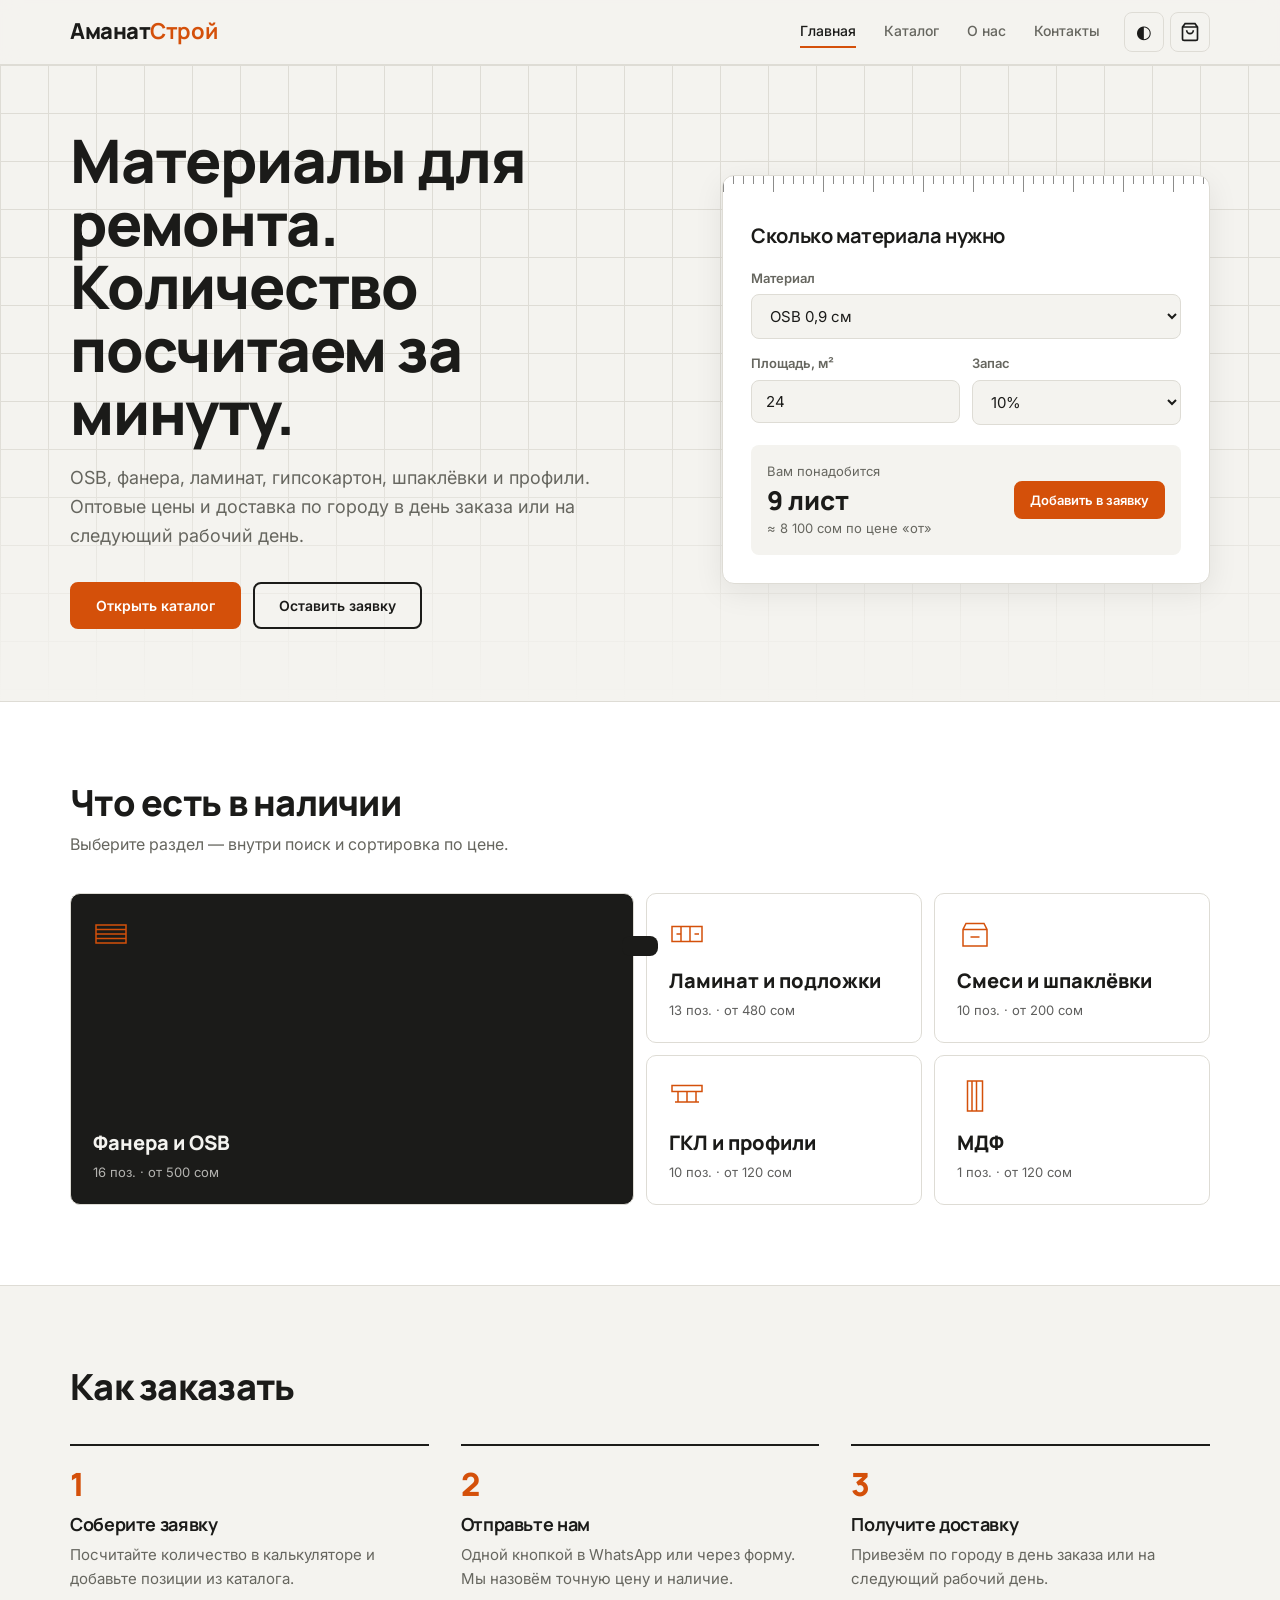
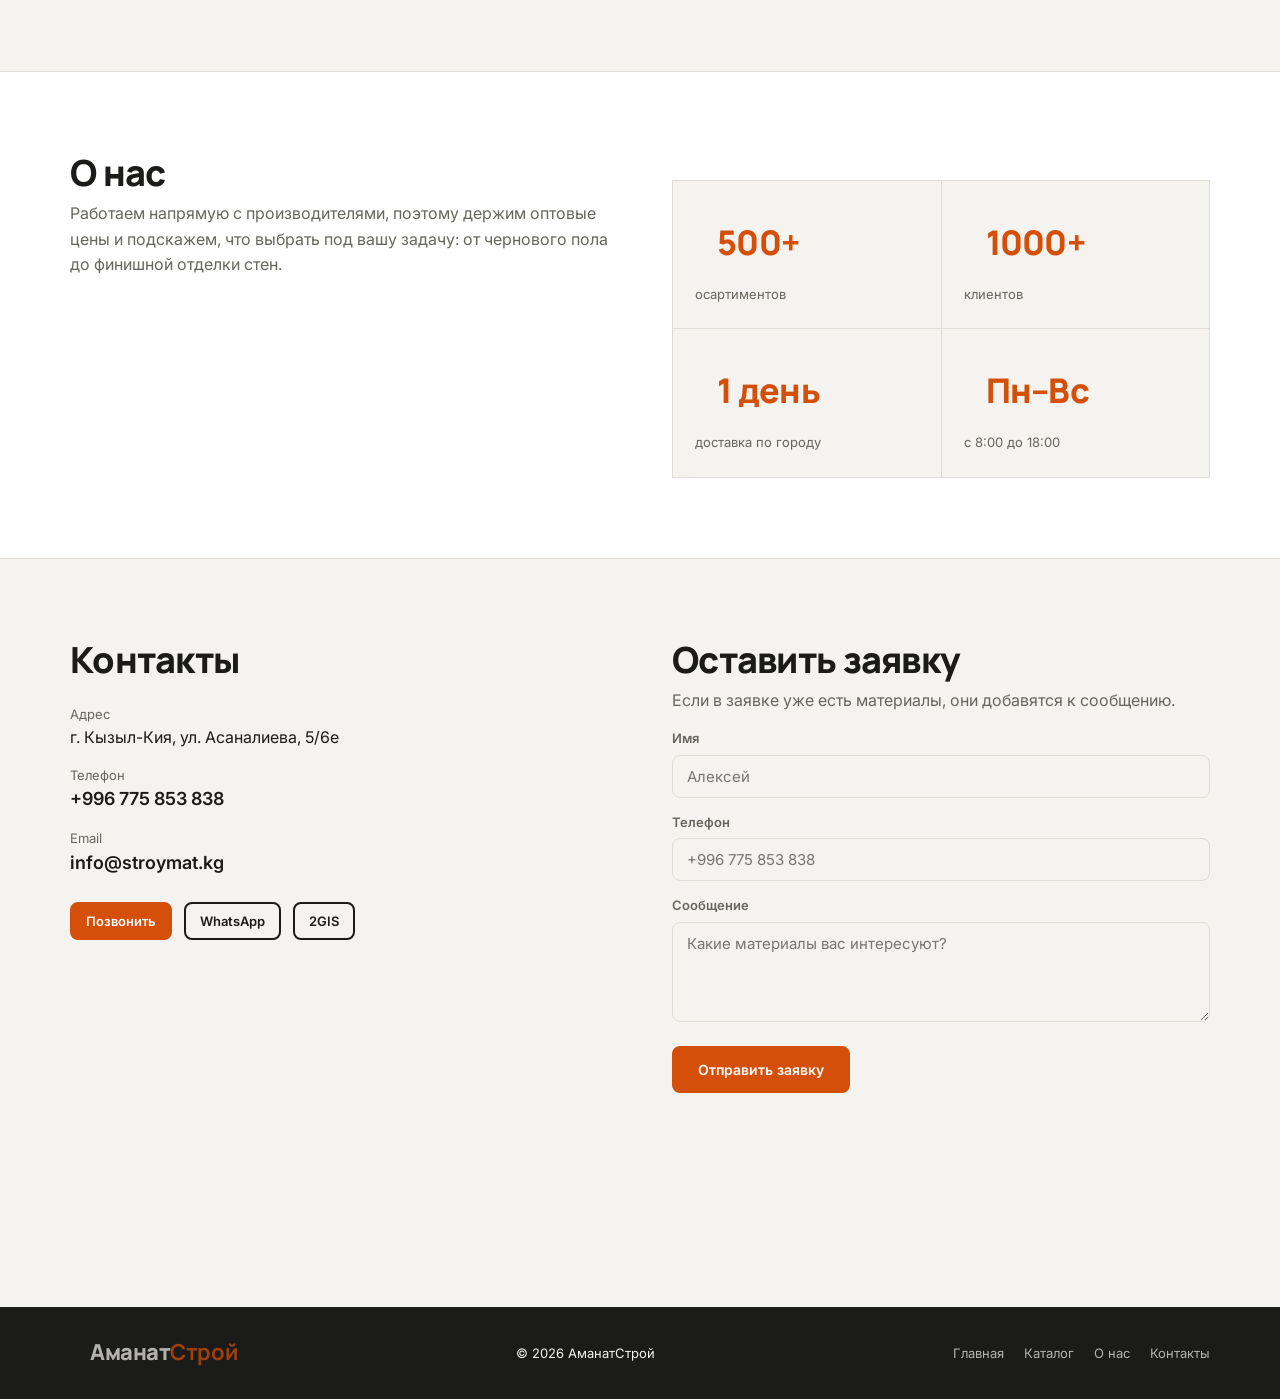
<file: index.html>
<!DOCTYPE html>
<html lang="ru">
<head>
<meta charset="UTF-8">
<meta name="viewport" content="width=device-width, initial-scale=1">
<title>АманатСтрой — строительные материалы в Кызыл-Кие</title>
<meta name="description" content="OSB, фанера, ламинат, гипсокартон, шпаклёвки и профили. Оптовые цены, доставка по Кыргызстану, калькулятор материалов.">
<meta name="theme-color" content="#D4500A">
<link rel="icon" href="data:image/svg+xml,%3Csvg xmlns='http://www.w3.org/2000/svg' viewBox='0 0 32 32'%3E%3Crect width='32' height='32' rx='6' fill='%23D4500A'/%3E%3Cpath d='M8 22V10h5l3 7 3-7h5v12' stroke='%23fff' stroke-width='2.5' fill='none'/%3E%3C/svg%3E">
<link rel="stylesheet" href="index.css">
<script type="application/ld+json">{"@context":"https://schema.org","@type":"HardwareStore","name":"СтройМат","telephone":"+996775853838","email":"info@stroymat.kg","address":{"@type":"PostalAddress","streetAddress":"ул. Асаналиева, 5/6е","addressLocality":"Кызыл-Кия","addressCountry":"KG"},"openingHours":"Mo-Sa 08:00-18:00"}</script>
<!-- Аналитика без cookie (self-hosted, из awesome-selfhosted): Umami или Plausible. Раскомментируйте и вставьте свой адрес:
<script defer src="https://ВАШ-UMAMI/script.js" data-website-id="ID"></script> -->
</head>
<body>
<header id="hd"></header>

<main>
<section class="hero">
  <div class="wrap hg">
    <div>
      <h1>Материалы для ремонта. Количество посчитаем за минуту.</h1>
      <p>OSB, фанера, ламинат, гипсокартон, шпаклёвки и профили. Оптовые цены и доставка по городу в день заказа или на следующий рабочий день.</p>
      <div class="acts">
        <a href="catalog.html" class="btn">Открыть каталог</a>
        <a href="#contacts" class="btn o">Оставить заявку</a>
      </div>
    </div>
    <div class="calc">
      <h3>Сколько материала нужно</h3>
      <label for="cm">Материал</label><select id="cm"></select>
      <div class="row">
        <div><label for="ca">Площадь, м²</label><input id="ca" type="number" min="0" step="0.5" value="24" inputmode="decimal"></div>
        <div><label for="cr">Запас</label><select id="cr"><option value="0">Без запаса</option><option value="5">5%</option><option value="10" selected>10%</option><option value="15">15%</option></select></div>
      </div>
      <div class="res"><div><small>Вам понадобится</small><b id="cu">—</b><small id="cs"></small></div><button class="btn s" id="cadd">Добавить в заявку</button></div>
    </div>
  </div>
</section>

<section class="alt">
  <div class="wrap">
    <h2>Что есть в наличии</h2>
    <p class="sub">Выберите раздел — внутри поиск и сортировка по цене.</p>
    <div class="cats" id="cats"></div>
  </div>
</section>

<section>
  <div class="wrap">
    <h2>Как заказать</h2>
    <div class="steps">
      <div><h3>Соберите заявку</h3><p>Посчитайте количество в калькуляторе и добавьте позиции из каталога.</p></div>
      <div><h3>Отправьте нам</h3><p>Одной кнопкой в WhatsApp или через форму. Мы назовём точную цену и наличие.</p></div>
      <div><h3>Получите доставку</h3><p>Привезём по городу в день заказа или на следующий рабочий день.</p></div>
    </div>
  </div>
</section>

<section class="alt" id="about">
  <div class="wrap two">
    <div>
      <h2>О нас</h2>
      <p class="sub">Работаем напрямую с производителями, поэтому держим оптовые цены и подскажем, что выбрать под вашу задачу: от чернового пола до финишной отделки стен.</p>
    </div>
    <div class="facts">
      <div><div class="num">500+</div><span>осартиментов</span></div>
      <div><div class="num">1000+</div><span>клиентов</span></div>
      <div><div class="num">1 день</div><span>доставка по городу</span></div>
      <div><div class="num">Пн–Вс</div><span>с 8:00 до 18:00</span></div>
    </div>
  </div>
</section>

<section id="contacts">
  <div class="wrap two">
    <div>
      <h2>Контакты</h2>
      <div class="ci">
        <div><small>Адрес</small>г. Кызыл-Кия, ул. Асаналиева, 5/6е</div>
        <div><small>Телефон</small><a href="tel:+996775853838">+996 775 853 838</a></div>
        <div><small>Email</small><a href="mailto:info@stroymat.kg">info@stroymat.kg</a></div>
      </div>
      <div class="acts" style="margin-top:24px">
        <a class="btn s" href="tel:+996775853838">Позвонить</a>
        <a class="btn o s" href="https://wa.me/996775853838" target="_blank" rel="noopener">WhatsApp</a>
        <a class="btn o s" href="https://2gis.kg/bishkek/geo/70030076913990963/72.136902,40.269518" target="_blank" rel="noopener">2GIS</a>
      </div>
      <!-- Бесплатная карта OpenStreetMap (из Free-for-dev). -->
      <iframe class="map" loading="lazy" title="Карта" src="https://www.openstreetmap.org/export/embed.html?bbox=72.1269%2C40.2635%2C72.1469%2C40.2755&amp;layer=mapnik&amp;marker=40.269518%2C72.136902"></iframe>
    </div>
    <div>
      <h2>Оставить заявку</h2>
      <p class="sub">Если в заявке уже есть материалы, они добавятся к сообщению.</p>
      <form id="cf" novalidate>
        <label for="name">Имя</label><input id="name" name="name" autocomplete="name" placeholder="Алексей">
        <span class="err" id="e-name">Введите имя, минимум 2 буквы</span>
        <label for="phone">Телефон</label><input id="phone" name="phone" type="tel" autocomplete="tel" placeholder="+996 775 853 838">
        <span class="err" id="e-phone">Введите номер телефона полностью</span>
        <label for="message">Сообщение</label><textarea id="message" name="message" rows="4" placeholder="Какие материалы вас интересуют?"></textarea>
        <span class="err" id="e-message">Напишите, что вам нужно</span>
        <button class="btn" style="margin-top:16px" type="submit">Отправить заявку</button>
      </form>
      <div class="ok" id="ok">Заявка отправлена. Ответим в рабочее время.</div>
    </div>
  </div>
</section>
</main>

<footer id="ft"></footer>
<script src="app.js"></script>
</body>
</html>
</file>
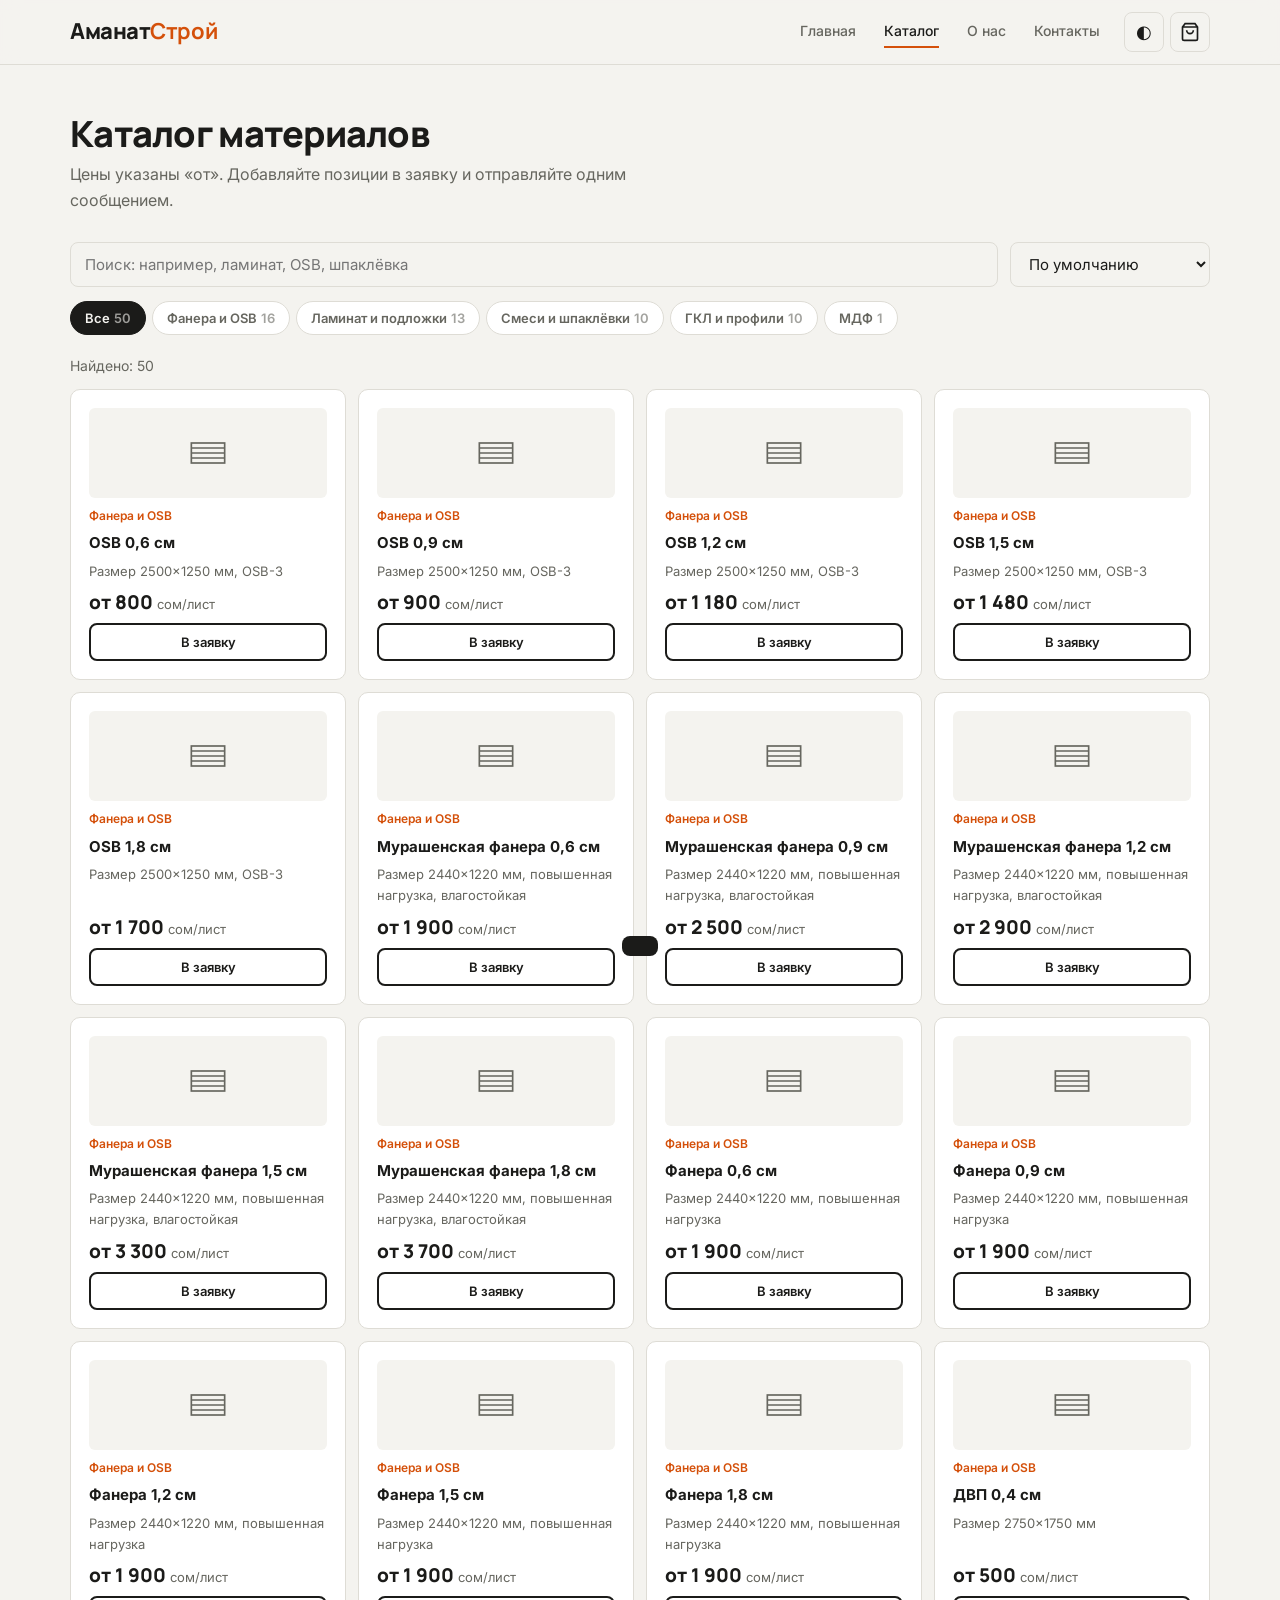
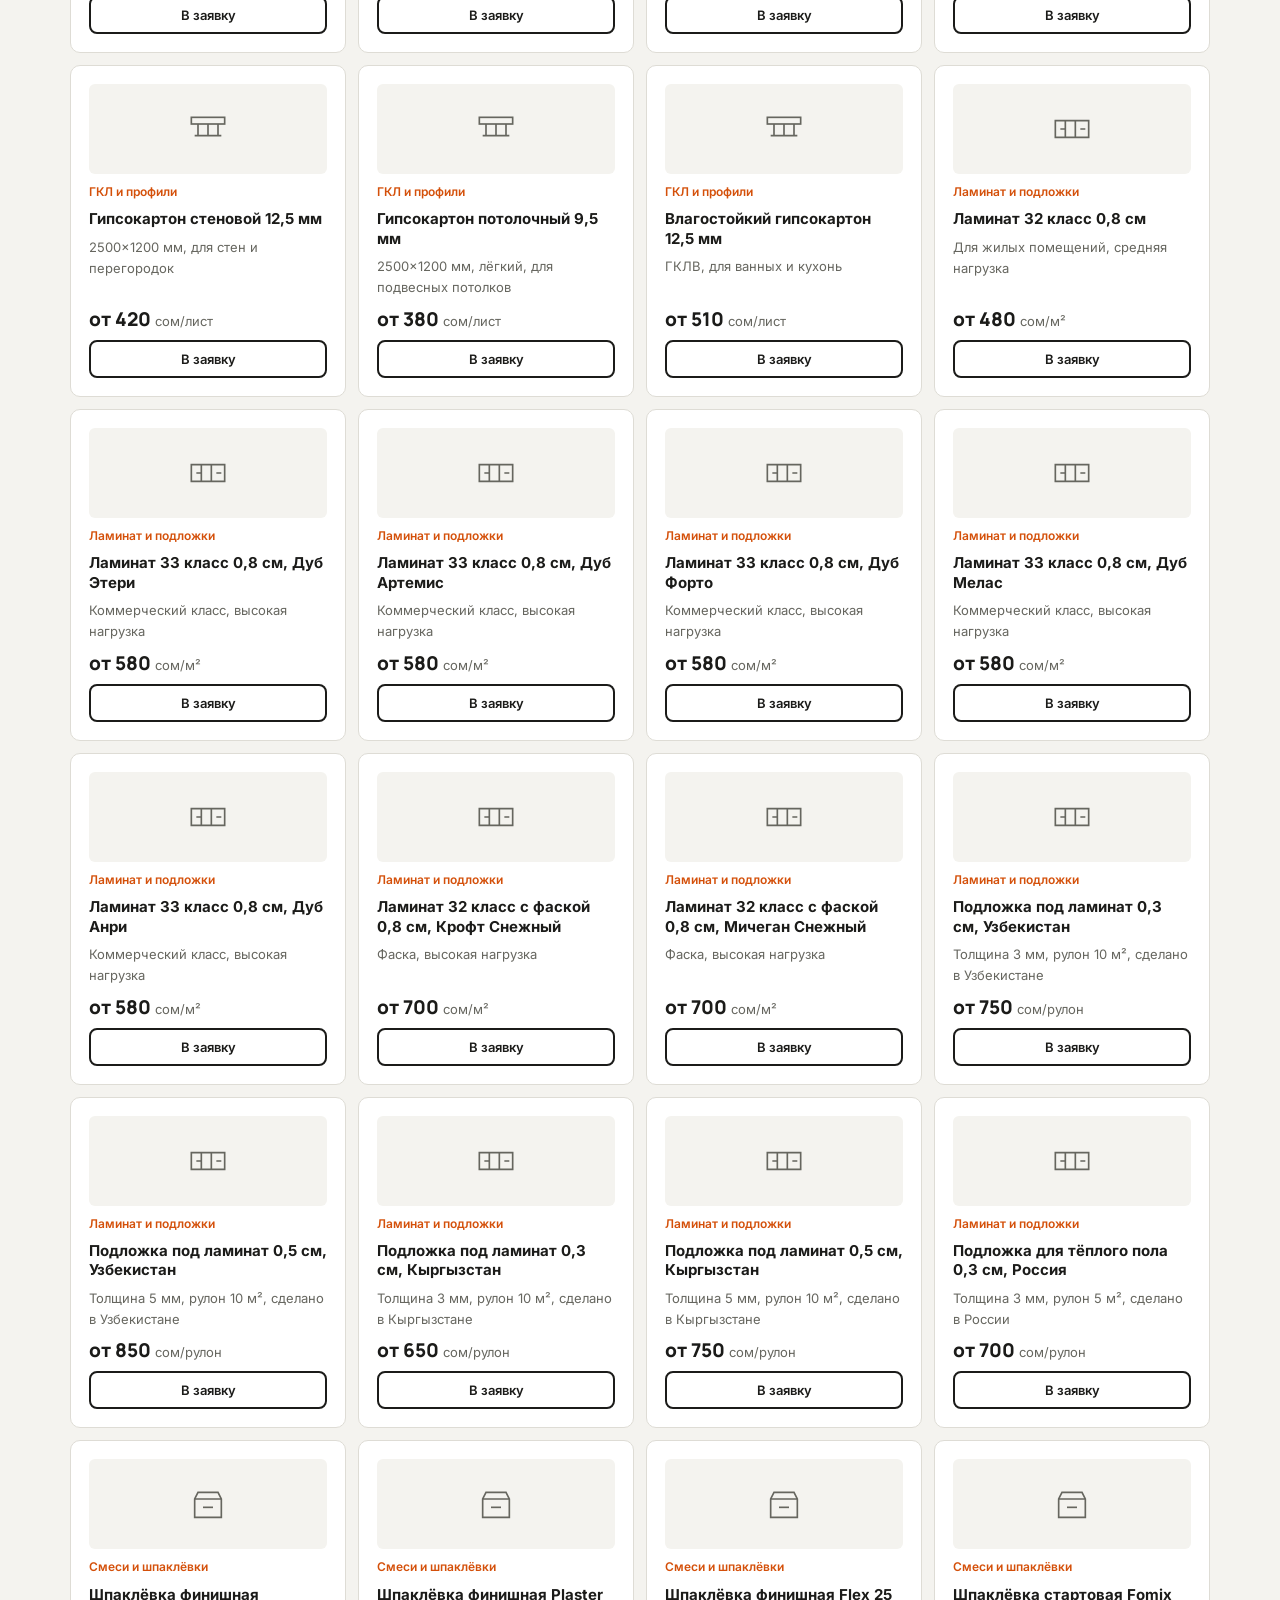
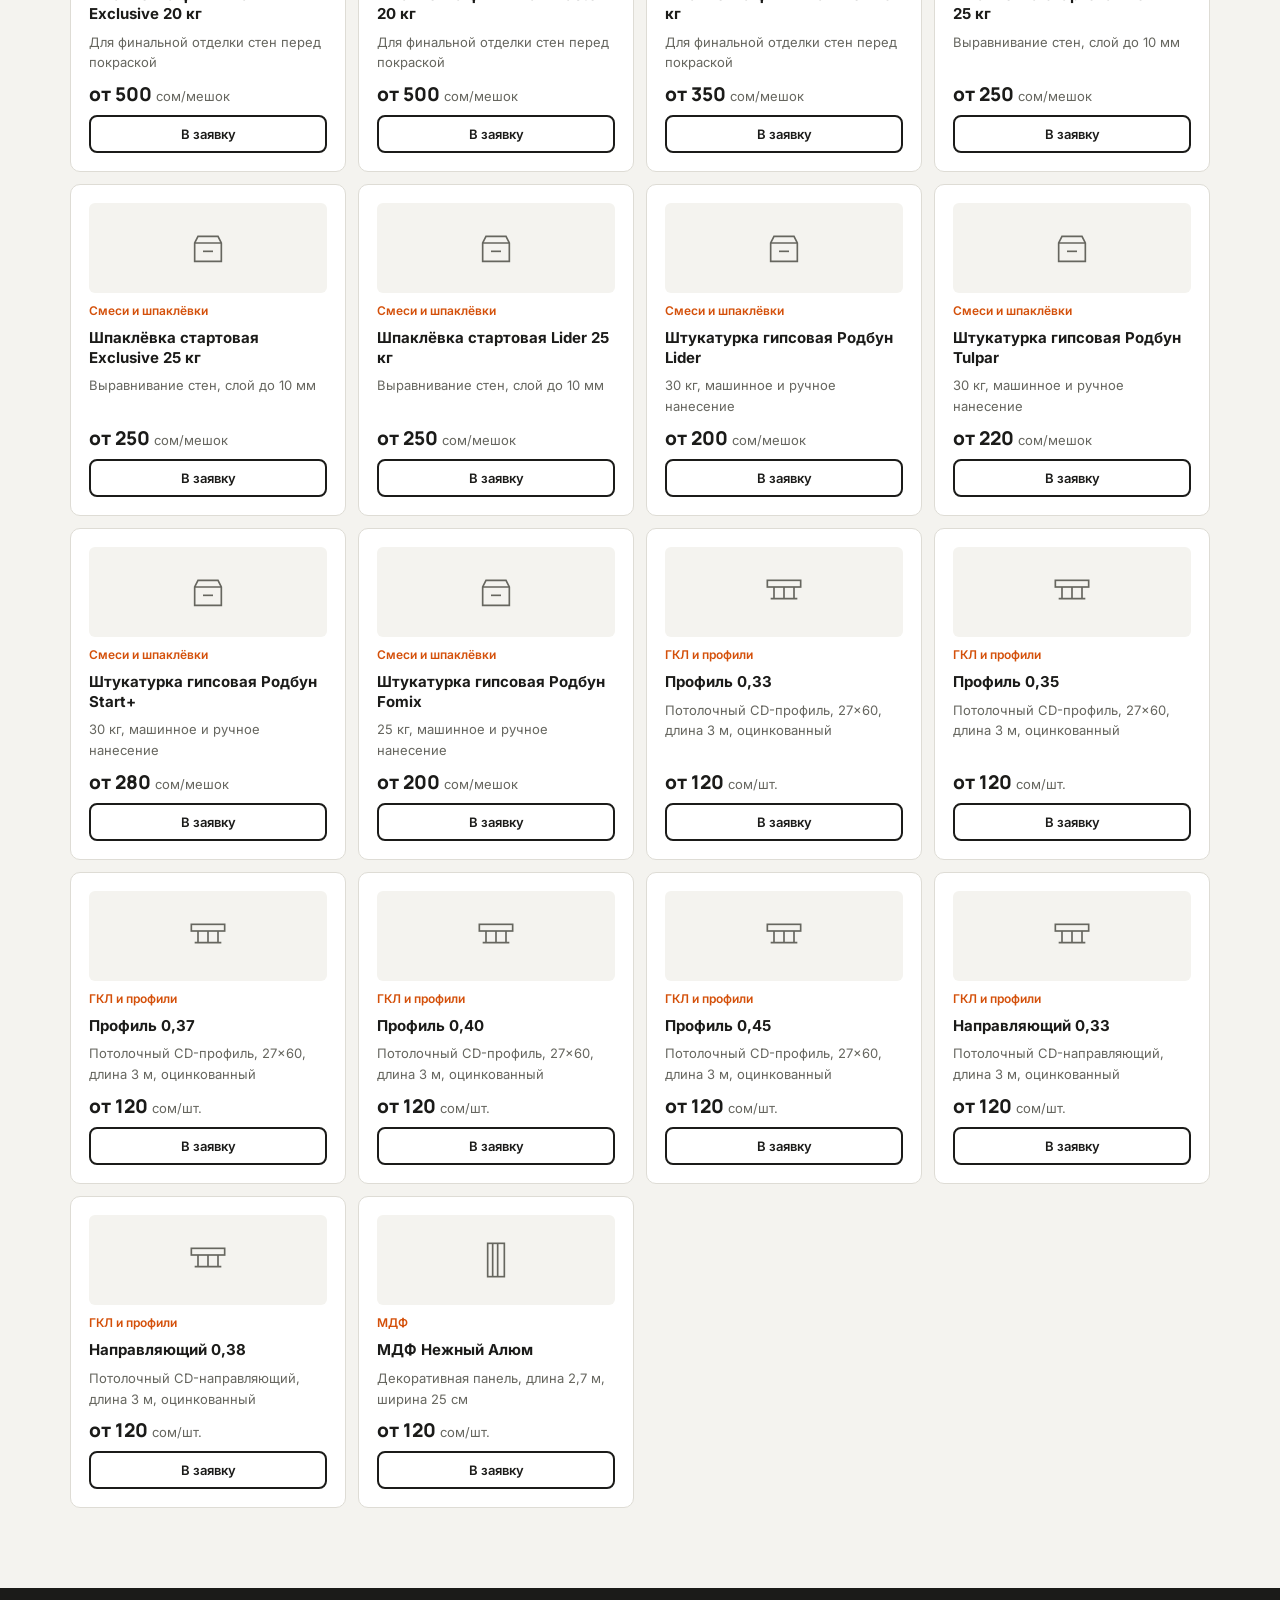
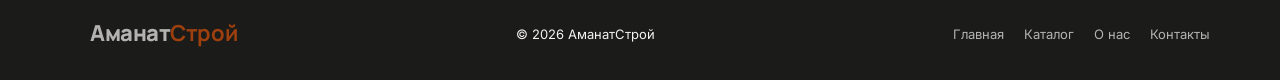
<file: catalog.html>
<!DOCTYPE html>
<html lang="ru">
<head>
<meta charset="UTF-8">
<meta name="viewport" content="width=device-width, initial-scale=1">
<title>Каталог — АманатСтрой</title>
<meta name="description" content="Каталог: OSB, фанера, ламинат, гипсокартон, шпаклёвки, профили, МДФ. Цены в сомах.">
<meta name="theme-color" content="#D4500A">
<link rel="icon" href="data:image/svg+xml,%3Csvg xmlns='http://www.w3.org/2000/svg' viewBox='0 0 32 32'%3E%3Crect width='32' height='32' rx='6' fill='%23D4500A'/%3E%3Cpath d='M8 22V10h5l3 7 3-7h5v12' stroke='%23fff' stroke-width='2.5' fill='none'/%3E%3C/svg%3E">
<link rel="stylesheet" href="index.css">
</head>
<body>
<header id="hd"></header>

<main>
<section style="padding-top:48px">
  <div class="wrap">
    <h2>Каталог материалов</h2>
    <p class="sub">Цены указаны «от». Добавляйте позиции в заявку и отправляйте одним сообщением.</p>
    <div class="tb">
      <input id="q" type="search" placeholder="Поиск: например, ламинат, OSB, шпаклёвка" aria-label="Поиск по каталогу">
      <select id="so" aria-label="Сортировка"><option value="">По умолчанию</option><option value="asc">Сначала дешевле</option><option value="desc">Сначала дороже</option></select>
    </div>
    <div class="chips" id="chips"></div>
    <div class="cnt" id="rc" aria-live="polite"></div>
    <div class="grid" id="pg"></div>
  </div>
</section>
</main>

<footer id="ft"></footer>
<script src="app.js"></script>
</body>
</html>
</file>
<file: index.css>
@import url('https://fonts.googleapis.com/css2?family=Inter:wght@400;500;600;700&family=Manrope:wght@700;800&display=swap');
*,*::before,*::after{box-sizing:border-box;margin:0;padding:0}
:root{--bg:#F4F3EF;--sf:#fff;--tx:#1B1B19;--mu:#66665F;--ln:#DEDCD5;--ac:#D4500A;--acd:#B03F05;--sh:0 8px 30px rgba(27,27,25,.08);color-scheme:light}
[data-theme=dark]{--bg:#141412;--sf:#1D1D1A;--tx:#F1EFE8;--mu:#A3A199;--ln:#2E2E2A;--ac:#F0661F;--acd:#FF8240;--sh:0 8px 30px rgba(0,0,0,.4);color-scheme:dark}
html{scroll-behavior:smooth;scroll-padding-top:72px}
body{font:16px/1.6 Inter,system-ui,sans-serif;background:var(--bg);color:var(--tx);overflow-x:hidden}
a{color:inherit}
:focus-visible{outline:2px solid var(--ac);outline-offset:2px}
.wrap{max-width:1180px;margin:0 auto;padding:0 20px}
h1,h2,h3,.logo,.num{font-family:Manrope,sans-serif;letter-spacing:-.02em}
h2{font-size:clamp(26px,3.4vw,36px);line-height:1.15;font-weight:800}
.sub{color:var(--mu);margin-top:8px;max-width:60ch}
section{padding:80px 0}

/* header */
#hd{position:sticky;top:0;z-index:50;background:color-mix(in srgb,var(--bg) 85%,transparent);backdrop-filter:blur(10px);border-bottom:1px solid var(--ln)}
.bar{height:64px;display:flex;align-items:center;gap:24px}
.logo{font-size:22px;font-weight:800;text-decoration:none}.logo b{color:var(--ac)}
nav{display:flex;gap:28px;margin-left:auto}
nav a{font-size:14px;font-weight:500;color:var(--mu);text-decoration:none;padding:4px 0;border-bottom:2px solid transparent}
nav a:hover,nav a.on{color:var(--tx);border-color:var(--ac)}
.tools{display:flex;gap:6px}
.ic{position:relative;width:40px;height:40px;display:grid;place-items:center;background:none;border:1px solid var(--ln);border-radius:8px;color:var(--tx);font-size:18px;cursor:pointer}
.ic:hover{border-color:var(--tx)}
.ic i{position:absolute;top:-6px;right:-6px;min-width:18px;height:18px;border-radius:9px;background:var(--ac);color:#fff;font:700 11px/18px Inter;text-align:center;font-style:normal}
.ic i:empty,.ic i[data-n="0"]{display:none}
.burger{display:none}

/* buttons */
.btn{display:inline-flex;align-items:center;justify-content:center;gap:8px;padding:13px 24px;font:600 14px Inter;border-radius:8px;border:2px solid var(--ac);background:var(--ac);color:#fff;cursor:pointer;text-decoration:none;transition:background .2s}
.btn:hover{background:var(--acd);border-color:var(--acd)}
.btn.o{background:none;color:var(--tx);border-color:var(--tx)}.btn.o:hover{background:var(--tx);color:var(--bg)}
.btn.s{padding:9px 14px;font-size:13px}
.lnk{background:none;border:0;color:var(--mu);font:500 13px Inter;cursor:pointer;text-decoration:underline}

/* hero */
.hero{padding:64px 0 72px;background:linear-gradient(var(--ln) 1px,transparent 1px) 0 0/48px 48px,linear-gradient(90deg,var(--ln) 1px,transparent 1px) 0 0/48px 48px;background-color:var(--bg);position:relative}
.hero::after{content:"";position:absolute;inset:0;background:linear-gradient(transparent 55%,var(--bg))}
.hg{position:relative;z-index:1;display:grid;grid-template-columns:1.1fr .9fr;gap:56px;align-items:center}
h1{font-size:clamp(34px,5vw,60px);line-height:1.05;font-weight:800}
.hero p{font-size:18px;color:var(--mu);margin:20px 0 32px;max-width:48ch}
.acts{display:flex;gap:12px;flex-wrap:wrap}
.calc{background:var(--sf);border:1px solid var(--ln);border-radius:12px;box-shadow:var(--sh);padding:44px 28px 28px;position:relative;overflow:hidden}
.calc::before{content:"";position:absolute;top:0;left:0;right:0;height:16px;background:repeating-linear-gradient(90deg,var(--tx) 0 1px,transparent 1px 10px) 0 0/100% 8px no-repeat,repeating-linear-gradient(90deg,var(--tx) 0 1px,transparent 1px 50px) 0 0/100% 16px no-repeat;opacity:.5}
.calc h3{font-size:20px;margin-bottom:16px}
label{display:block;font-size:13px;font-weight:600;color:var(--mu);margin:14px 0 6px}
input,select,textarea{width:100%;padding:11px 14px;font:15px Inter;color:var(--tx);background:var(--bg);border:1px solid var(--ln);border-radius:8px}
input:focus,select:focus,textarea:focus{border-color:var(--ac);outline:0}
input.bad,textarea.bad{border-color:#d33}
.row{display:grid;grid-template-columns:1fr 1fr;gap:12px}
.res{margin-top:20px;padding:16px;border-radius:8px;background:var(--bg);display:flex;justify-content:space-between;align-items:center;gap:12px;flex-wrap:wrap}
.res b{font:800 26px Manrope}.res small{display:block;color:var(--mu);font-size:13px}

/* categories */
.cats{display:grid;grid-template-columns:repeat(4,1fr);gap:12px;margin-top:36px}
.cat{background:var(--sf);border:1px solid var(--ln);border-radius:10px;padding:22px;text-decoration:none;display:flex;flex-direction:column;gap:6px;min-height:150px;transition:border-color .2s,transform .2s}
.cat:hover{border-color:var(--ac);transform:translateY(-2px)}
.cat:first-child{grid-column:span 2;grid-row:span 2;background:var(--tx);color:var(--bg);justify-content:flex-end}
.cat svg{width:36px;height:36px;color:var(--ac);margin-bottom:auto}
.cat b{font:800 20px Manrope}.cat span{font-size:13px;opacity:.7}
.steps{display:grid;grid-template-columns:repeat(3,1fr);gap:32px;margin-top:36px;counter-reset:s}
.steps div{border-top:2px solid var(--tx);padding-top:16px;counter-increment:s}
.steps div::before{content:counter(s);font:800 32px Manrope;color:var(--ac)}
.steps h3{font-size:18px;margin:4px 0}.steps p{color:var(--mu);font-size:15px}

/* about/contacts */
.alt{background:var(--sf);border-block:1px solid var(--ln)}
.two{display:grid;grid-template-columns:1fr 1fr;gap:64px}
.facts{display:grid;grid-template-columns:1fr 1fr;gap:1px;background:var(--ln);border:1px solid var(--ln);margin-top:28px}
.facts div{background:var(--bg);padding:22px}.facts .num{font-size:34px;font-weight:800;color:var(--ac);line-height:1}.facts span{font-size:13px;color:var(--mu)}
.map{border:0;width:100%;height:260px;border-radius:10px;margin-top:20px;filter:grayscale(.4)}
[data-theme=dark] .map{filter:invert(.9) hue-rotate(180deg) grayscale(.5)}
.ci{margin-top:24px;display:grid;gap:14px}.ci small{display:block;color:var(--mu);font-size:13px}.ci a{text-decoration:none;font-weight:600;font-size:18px}.ci a:hover{color:var(--ac)}
.err{font-size:12px;color:#d33;display:none}.err.on{display:block}
.ok{display:none;padding:14px;border:1px solid var(--ac);border-radius:8px;color:var(--ac);margin-top:12px}.ok.on{display:block}

/* catalog */
.tb{display:grid;grid-template-columns:1fr 200px;gap:12px;margin-top:28px}
.chips{display:flex;gap:6px;flex-wrap:wrap;margin-top:14px}
.chip{padding:8px 14px;font:600 13px Inter;border:1px solid var(--ln);background:var(--sf);color:var(--mu);border-radius:20px;cursor:pointer}
.chip:hover{border-color:var(--tx);color:var(--tx)}.chip.on{background:var(--tx);color:var(--bg);border-color:var(--tx)}
.chip em{font-style:normal;opacity:.6;margin-left:4px}
.cnt{margin:20px 0 12px;color:var(--mu);font-size:14px}
.grid{display:grid;grid-template-columns:repeat(auto-fill,minmax(250px,1fr));gap:12px}
.pc{background:var(--sf);border:1px solid var(--ln);border-radius:10px;padding:18px;display:flex;flex-direction:column;gap:8px}
.pc:hover{border-color:var(--mu)}
.pi{height:90px;border-radius:6px;background:var(--bg);display:grid;place-items:center;color:var(--mu)}.pi svg{width:40px;height:40px}
.pc small{color:var(--ac);font-weight:600;font-size:12px}
.pc h3{font:700 15px/1.3 Inter;letter-spacing:0}.pc p{font-size:13px;color:var(--mu);flex:1}
.pr{font:800 19px Manrope}.pr span{font:400 13px Inter;color:var(--mu)}
.empty{grid-column:1/-1;text-align:center;padding:56px 0;color:var(--mu)}

/* drawer */
.ov{position:fixed;inset:0;background:rgba(0,0,0,.5);opacity:0;pointer-events:none;transition:opacity .25s;z-index:80}
.dr{position:fixed;top:0;right:0;bottom:0;width:min(400px,100%);background:var(--sf);z-index:90;transform:translateX(100%);transition:transform .3s;display:flex;flex-direction:column;border-left:1px solid var(--ln)}
body.co .ov{opacity:1;pointer-events:auto}body.co .dr{transform:none}
.dh{display:flex;justify-content:space-between;align-items:center;padding:16px 20px;border-bottom:1px solid var(--ln)}
.dl{flex:1;overflow:auto;padding:8px 20px}
.li{display:grid;grid-template-columns:1fr auto;gap:4px 12px;padding:14px 0;border-bottom:1px solid var(--ln);font-size:14px}
.li b{font-weight:600}.li small{color:var(--mu)}
.q{display:flex;align-items:center;gap:6px;grid-row:span 2;align-self:center}
.q button{width:28px;height:28px;border:1px solid var(--ln);background:none;color:var(--tx);border-radius:6px;cursor:pointer}
.q span{min-width:24px;text-align:center;font-weight:600}
.df{padding:16px 20px;border-top:1px solid var(--ln);display:grid;gap:10px}
.df small{color:var(--mu)}.tot b{font:800 22px Manrope}
.ts{position:fixed;left:50%;bottom:24px;transform:translate(-50%,80px);background:var(--tx);color:var(--bg);padding:10px 18px;border-radius:8px;font-size:14px;transition:transform .25s;z-index:100}.ts.on{transform:translate(-50%,0)}

footer{background:var(--tx);color:var(--bg);padding:28px 0}
.fb{display:flex;justify-content:space-between;align-items:center;flex-wrap:wrap;gap:16px;font-size:13px}
footer a{text-decoration:none;opacity:.7;margin-left:20px}footer a:hover{opacity:1}

@media(max-width:900px){.hg,.two{grid-template-columns:1fr;gap:40px}.cats{grid-template-columns:1fr 1fr}.steps{grid-template-columns:1fr}}
@media(max-width:768px){.burger{display:grid}nav{display:none;position:absolute;top:64px;left:0;right:0;flex-direction:column;gap:0;background:var(--sf);padding:8px 20px 16px;border-bottom:1px solid var(--ln)}#hd.open nav{display:flex}nav a{padding:12px 0}.tools{margin-left:auto}section{padding:56px 0}.tb{grid-template-columns:1fr}}
@media(max-width:480px){.cats{grid-template-columns:1fr}.cat:first-child{grid-column:auto;grid-row:auto}.row{grid-template-columns:1fr}}
@media(prefers-reduced-motion:reduce){*{transition:none!important;scroll-behavior:auto!important}}
</file>
